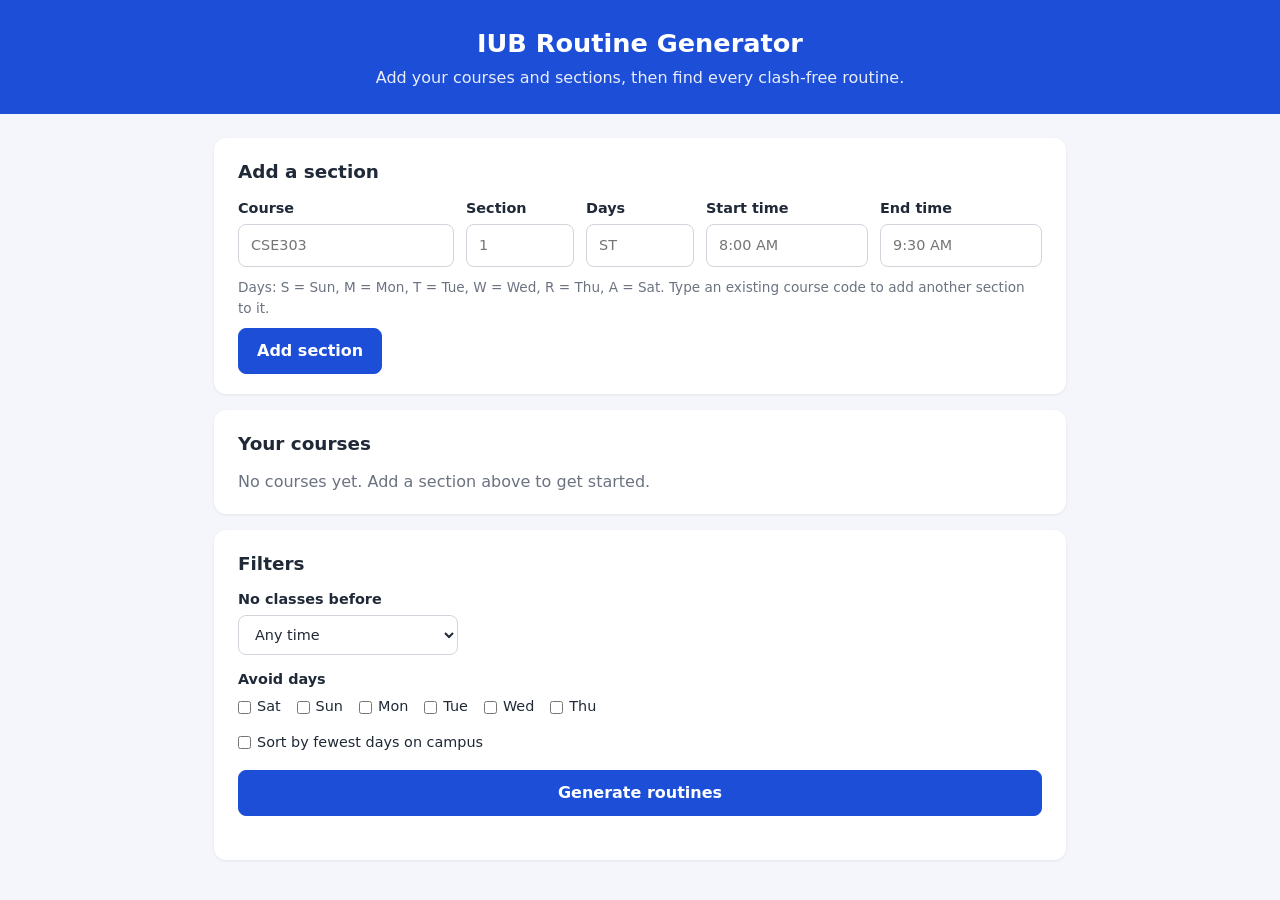
<file: index.html>
<!DOCTYPE html>
<html lang="en">
<head>
  <meta charset="UTF-8">
  <!-- Makes the page fit phone screens instead of showing a zoomed-out desktop view -->
  <meta name="viewport" content="width=device-width, initial-scale=1">
  <title>IUB Routine Generator</title>
  <link rel="stylesheet" href="style.css">
</head>
<body>

  <header class="site-header">
    <h1>IUB Routine Generator</h1>
    <p>Add your courses and sections, then find every clash-free routine.</p>
  </header>

  <main>

    <!-- ===== Part 1: the form for adding one section at a time ===== -->
    <section class="card">
      <h2>Add a section</h2>

      <!-- "novalidate" turns off the browser's own popups; script.js shows friendlier errors -->
      <form id="section-form" novalidate>
        <div class="form-grid">
          <label>
            Course
            <input id="course-input" type="text" placeholder="CSE303" autocomplete="off">
          </label>
          <label>
            Section
            <input id="section-input" type="text" placeholder="1" autocomplete="off">
          </label>
          <label>
            Days
            <input id="days-input" type="text" placeholder="ST" autocomplete="off">
          </label>
          <label>
            Start time
            <input id="start-input" type="text" placeholder="8:00 AM" autocomplete="off">
          </label>
          <label>
            End time
            <input id="end-input" type="text" placeholder="9:30 AM" autocomplete="off">
          </label>
        </div>

        <p class="hint">
          Days: S = Sun, M = Mon, T = Tue, W = Wed, R = Thu, A = Sat.
          Type an existing course code to add another section to it.
        </p>

        <!-- Error messages appear here (empty = hidden) -->
        <p id="form-error" class="error" role="alert"></p>

        <button type="submit" class="btn primary">Add section</button>
      </form>
    </section>

    <!-- ===== Part 2: the list of everything the user has entered ===== -->
    <section class="card">
      <div class="card-head">
        <h2>Your courses</h2>
        <button id="clear-all-btn" type="button" class="btn small danger">Clear all</button>
      </div>
      <!-- script.js fills this in -->
      <div id="course-list"></div>
    </section>

    <!-- ===== Part 3: filters, then generating and showing routines ===== -->
    <section class="card">
      <h2>Filters</h2>

      <!-- script.js listens for any change inside this box -->
      <div id="filters" class="filters">
        <label>
          No classes before
          <!-- Options are filled in by script.js from the start times you've entered -->
          <select id="earliest-select">
            <option value="">Any time</option>
          </select>
        </label>

        <fieldset class="filter-days">
          <legend>Avoid days</legend>
          <div class="day-checks">
            <!-- value = the IUB day letter -->
            <label class="check"><input type="checkbox" name="avoid-day" value="A"> Sat</label>
            <label class="check"><input type="checkbox" name="avoid-day" value="S"> Sun</label>
            <label class="check"><input type="checkbox" name="avoid-day" value="M"> Mon</label>
            <label class="check"><input type="checkbox" name="avoid-day" value="T"> Tue</label>
            <label class="check"><input type="checkbox" name="avoid-day" value="W"> Wed</label>
            <label class="check"><input type="checkbox" name="avoid-day" value="R"> Thu</label>
          </div>
        </fieldset>

        <label class="check">
          <input type="checkbox" id="sort-days-checkbox">
          Sort by fewest days on campus
        </label>
      </div>

      <button id="generate-btn" type="button" class="btn primary wide">Generate routines</button>

      <!-- "12 possible routines found", or an explanation of which courses clash -->
      <div id="result-message" class="result-message"></div>

      <!-- Prev / Next buttons (hidden until there is more than one routine) -->
      <div id="routine-nav" class="routine-nav" hidden>
        <button id="prev-btn" type="button" class="btn small">&#9664; Prev</button>
        <span id="routine-label"></span>
        <button id="next-btn" type="button" class="btn small">Next &#9654;</button>
      </div>

      <!-- The weekly timetable table goes here -->
      <div id="timetable" class="table-wrap"></div>

      <!-- A plain list of the chosen sections, handy for registration -->
      <ul id="routine-summary" class="routine-summary"></ul>
    </section>

  </main>

  <!-- Loaded last, so all the elements above already exist when the script runs -->
  <script src="script.js"></script>
</body>
</html>
</file>
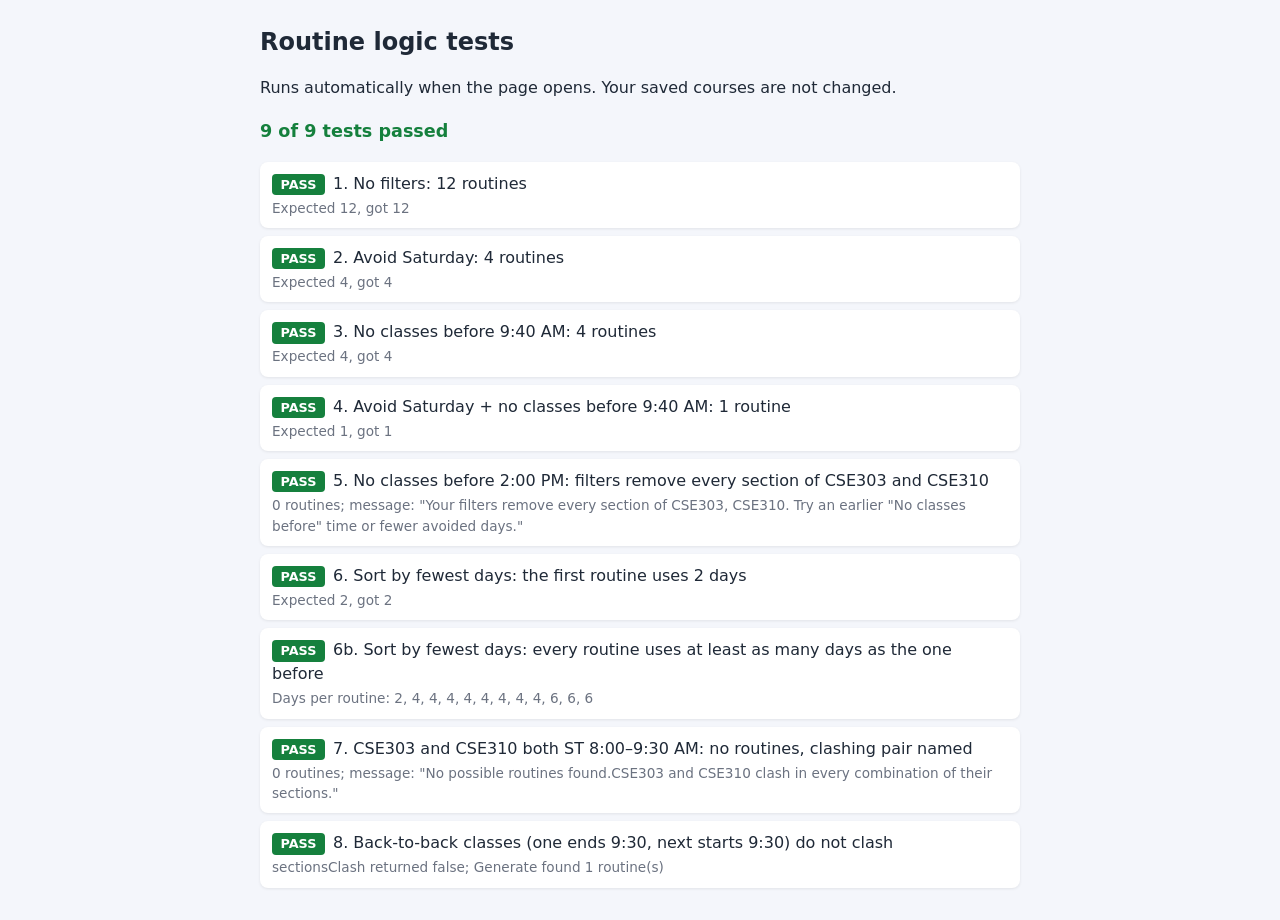
<file: test.html>
<!DOCTYPE html>
<html lang="en">
<head>
  <meta charset="UTF-8">
  <meta name="viewport" content="width=device-width, initial-scale=1">
  <title>IUB Routine Generator Tests</title>
  <style>
    body {
      font-family: system-ui, -apple-system, "Segoe UI", Roboto, Arial, sans-serif;
      background: #f4f6fb;
      color: #1f2937;
      margin: 0;
      padding: 24px 16px;
      line-height: 1.5;
    }
    main { max-width: 760px; margin: 0 auto; }
    h1 { margin: 0 0 4px; font-size: 1.5rem; }
    #summary { font-weight: 700; font-size: 1.1rem; }
    #summary.all-pass { color: #15803d; }
    #summary.some-fail { color: #b91c1c; }
    #test-list { list-style: none; padding: 0; margin: 16px 0 0; }
    #test-list li {
      background: #ffffff;
      border-radius: 8px;
      padding: 10px 12px;
      margin-bottom: 8px;
      box-shadow: 0 1px 3px rgba(0, 0, 0, 0.08);
    }
    .badge {
      display: inline-block;
      min-width: 3.2em;
      text-align: center;
      font-weight: 700;
      font-size: 0.8rem;
      border-radius: 4px;
      padding: 1px 6px;
      margin-right: 8px;
      color: #ffffff;
    }
    .pass .badge { background: #15803d; }
    .fail .badge { background: #b91c1c; }
    .detail { display: block; color: #6b7280; font-size: 0.85rem; margin-top: 2px; }
  </style>
</head>
<body>
  <main>
    <h1>Routine logic tests</h1>
    <p>Runs automatically when the page opens. Your saved courses are not changed.</p>
    <p id="summary">Running…</p>
    <ol id="test-list"></ol>
  </main>

  <!--
    script.js looks up these elements by id as soon as it loads, so they must exist.
    They are hidden copies of the real page's elements. The tests click the hidden
    "Generate" button and read the results back from them.
  -->
  <div hidden>
    <form id="section-form">
      <input id="course-input"><input id="section-input"><input id="days-input">
      <input id="start-input"><input id="end-input">
    </form>
    <p id="form-error"></p>
    <div id="course-list"></div>
    <button id="clear-all-btn"></button>
    <div id="filters">
      <select id="earliest-select"></select>
      <input type="checkbox" id="sort-days-checkbox">
    </div>
    <button id="generate-btn"></button>
    <div id="result-message"></div>
    <div id="routine-nav">
      <button id="prev-btn"></button><span id="routine-label"></span><button id="next-btn"></button>
    </div>
    <div id="timetable"></div>
    <ul id="routine-summary"></ul>
  </div>

  <!-- Load the real app code, unchanged -->
  <script src="script.js"></script>

  <script>
    /* =========================================================
       Tests

       script.js's top-level variables (courses, filters, routines, ...)
       are shared with this script, so each test:
         1. puts test data into "courses" and "filters"
         2. clicks the real (hidden) Generate button
         3. checks "routines" and the result message

       Nothing here calls saveCourses() or saveFilters(), so the data
       saved in your browser by the real app is never touched.
       ========================================================= */

    // Shortcut for writing a section
    function sec(number, days, start, end) {
      return { section: number, days: days, start: start, end: end };
    }

    // The test data. A function, so every test gets a fresh copy.
    function testCourses() {
      return [
        { code: "CSE303", sections: [
          sec("1", "ST", "8:00 AM", "9:30 AM"),
          sec("2", "MW", "11:30 AM", "1:00 PM"),
          sec("3", "RA", "9:40 AM", "11:10 AM")
        ] },
        { code: "CSE310", sections: [
          sec("1", "ST", "9:40 AM", "11:10 AM"),
          sec("2", "MW", "8:00 AM", "9:30 AM")
        ] },
        { code: "CSE420", sections: [
          sec("1", "ST", "11:30 AM", "1:00 PM"),
          sec("2", "RA", "2:00 PM", "3:30 PM")
        ] }
      ];
    }

    // Runs the app's real Generate button with the given courses and filters.
    // Any filter not mentioned is switched off.
    function generate(courseList, filterChoices) {
      courses = courseList;
      filters = Object.assign({ earliest: null, avoidDays: "", sortByDays: false }, filterChoices);
      generateBtn.click();
      return { count: routines.length, message: resultMessage.textContent };
    }

    // Each check returns { pass: true/false, detail: "what we saw" }
    function expectEqual(actual, expected) {
      return { pass: actual === expected, detail: "Expected " + expected + ", got " + actual };
    }

    function expectTrue(condition, detail) {
      return { pass: condition, detail: detail };
    }

    const tests = [
      {
        name: "1. No filters: 12 routines",
        run: function () {
          return expectEqual(generate(testCourses(), {}).count, 12);
        }
      },
      {
        name: "2. Avoid Saturday: 4 routines",
        run: function () {
          return expectEqual(generate(testCourses(), { avoidDays: "A" }).count, 4);
        }
      },
      {
        name: "3. No classes before 9:40 AM: 4 routines",
        run: function () {
          return expectEqual(generate(testCourses(), { earliest: timeToMinutes("9:40 AM") }).count, 4);
        }
      },
      {
        name: "4. Avoid Saturday + no classes before 9:40 AM: 1 routine",
        run: function () {
          const result = generate(testCourses(), { avoidDays: "A", earliest: timeToMinutes("9:40 AM") });
          return expectEqual(result.count, 1);
        }
      },
      {
        name: "5. No classes before 2:00 PM: filters remove every section of CSE303 and CSE310",
        run: function () {
          const result = generate(testCourses(), { earliest: timeToMinutes("2:00 PM") });
          const named = result.message.includes("remove every section of CSE303, CSE310.");
          return expectTrue(result.count === 0 && named,
            result.count + " routines; message: \"" + result.message + "\"");
        }
      },
      {
        name: "6. Sort by fewest days: the first routine uses 2 days",
        run: function () {
          generate(testCourses(), { sortByDays: true });
          return expectEqual(countCampusDays(routines[0]), 2);
        }
      },
      {
        // Extra check for test 6: without sorting, the first routine happens to use
        // 2 days as well, so test 6 alone can't tell whether sorting works.
        // This checks the whole list goes from fewest to most days.
        name: "6b. Sort by fewest days: every routine uses at least as many days as the one before",
        run: function () {
          generate(testCourses(), { sortByDays: true });
          const dayCounts = routines.map(countCampusDays);
          let sorted = true;
          for (let i = 1; i < dayCounts.length; i++) {
            if (dayCounts[i] < dayCounts[i - 1]) sorted = false;
          }
          return expectTrue(sorted, "Days per routine: " + dayCounts.join(", "));
        }
      },
      {
        name: "7. CSE303 and CSE310 both ST 8:00–9:30 AM: no routines, clashing pair named",
        run: function () {
          const result = generate([
            { code: "CSE303", sections: [sec("1", "ST", "8:00 AM", "9:30 AM")] },
            { code: "CSE310", sections: [sec("1", "ST", "8:00 AM", "9:30 AM")] }
          ], {});
          const named = result.message.includes("CSE303 and CSE310 clash");
          return expectTrue(result.count === 0 && named,
            result.count + " routines; message: \"" + result.message + "\"");
        }
      },
      {
        name: "8. Back-to-back classes (one ends 9:30, next starts 9:30) do not clash",
        run: function () {
          const first = sec("1", "ST", "8:00 AM", "9:30 AM");
          const second = sec("1", "ST", "9:30 AM", "11:00 AM");
          const clash = sectionsClash(first, second);
          const result = generate([
            { code: "CSE303", sections: [first] },
            { code: "CSE310", sections: [second] }
          ], {});
          return expectTrue(clash === false && result.count === 1,
            "sectionsClash returned " + clash + "; Generate found " + result.count + " routine(s)");
        }
      }
    ];

    // Run every test and show the results
    const list = document.getElementById("test-list");
    const summary = document.getElementById("summary");
    let passed = 0;

    for (const test of tests) {
      let outcome;
      try {
        outcome = test.run();
      } catch (error) {
        // A crash counts as a failure, with the error shown
        outcome = { pass: false, detail: "Error: " + error.message };
      }
      if (outcome.pass) passed++;

      const item = document.createElement("li");
      item.className = outcome.pass ? "pass" : "fail";

      const badge = document.createElement("span");
      badge.className = "badge";
      badge.textContent = outcome.pass ? "PASS" : "FAIL";

      const name = document.createElement("span");
      name.textContent = test.name;

      const detail = document.createElement("span");
      detail.className = "detail";
      detail.textContent = outcome.detail;

      item.append(badge, name, detail);
      list.appendChild(item);
    }

    summary.textContent = passed + " of " + tests.length + " tests passed";
    summary.className = passed === tests.length ? "all-pass" : "some-fail";
  </script>
</body>
</html>
</file>
<file: style.css>
/* =========================================================
   IUB Routine Generator: style.css
   Written "mobile first": the base styles are for phones,
   and the @media block near the bottom adjusts for wider screens.
   ========================================================= */

/* ---------- Colours and sizes used throughout the page ---------- */
:root {
  --bg: #f4f6fb;
  --card: #ffffff;
  --text: #1f2937;
  --muted: #6b7280;
  --border: #e5e7eb;
  --primary: #1d4ed8;
  --primary-dark: #1e40af;
  --danger: #b91c1c;
  --danger-bg: #fef2f2;
  --radius: 12px;
}

/* Make width/padding maths predictable for every element */
* {
  box-sizing: border-box;
}

/* Make sure the "hidden" attribute always hides things, even elements
   that have their own display setting (like the flex Prev/Next bar) */
[hidden] {
  display: none !important;
}

body {
  margin: 0;
  font-family: system-ui, -apple-system, "Segoe UI", Roboto, Arial, sans-serif;
  background: var(--bg);
  color: var(--text);
  line-height: 1.5;
}

/* ---------- Header ---------- */
.site-header {
  background: var(--primary);
  color: #ffffff;
  padding: 24px 16px;
  text-align: center;
}

.site-header h1 {
  margin: 0;
  font-size: 1.6rem;
}

.site-header p {
  margin: 4px 0 0;
  opacity: 0.9;
}

/* ---------- Main layout: a centred column of cards ---------- */
main {
  max-width: 900px;
  margin: 0 auto;
  padding: 16px;
  display: grid;
  gap: 16px;
}

.card {
  background: var(--card);
  border-radius: var(--radius);
  padding: 16px;
  box-shadow: 0 1px 3px rgba(0, 0, 0, 0.08);
}

.card h2 {
  margin: 0 0 12px;
  font-size: 1.15rem;
}

/* Heading on the left, "Clear all" button on the right */
.card-head {
  display: flex;
  justify-content: space-between;
  align-items: center;
  gap: 8px;
  margin-bottom: 12px;
}

.card-head h2 {
  margin: 0;
}

/* ---------- Form ---------- */

/* Phones: two inputs per row */
.form-grid {
  display: grid;
  grid-template-columns: 1fr 1fr;
  gap: 12px;
}

/* Phones: the course code gets a full row to itself */
.form-grid label:first-child {
  grid-column: 1 / -1;
}

label {
  display: flex;
  flex-direction: column;
  gap: 4px;
  font-size: 0.9rem;
  font-weight: 600;
}

input,
select {
  width: 100%;
  font: inherit;
  font-weight: 400;
  padding: 10px 12px;
  border: 1px solid #d1d5db;
  border-radius: 8px;
  background: #ffffff;
  color: var(--text);
}

input:focus,
select:focus {
  outline: 2px solid var(--primary);
  outline-offset: 1px;
}

.hint {
  color: var(--muted);
  font-size: 0.85rem;
  margin: 10px 0;
}

.error {
  color: var(--danger);
  font-size: 0.9rem;
  margin: 0 0 10px;
}

/* Hide the error line completely when it has no text */
.error:empty {
  display: none;
}

/* ---------- Filters ---------- */
.filters {
  display: grid;
  gap: 14px;
  margin-bottom: 16px;
}

.filters select {
  max-width: 220px;
}

/* A fieldset groups the day checkboxes; remove its default box */
.filter-days {
  border: none;
  margin: 0;
  padding: 0;
}

.filter-days legend {
  font-size: 0.9rem;
  font-weight: 600;
  padding: 0;
  margin-bottom: 6px;
}

/* The six day checkboxes sit in a row and wrap onto a new line on narrow phones */
.day-checks {
  display: flex;
  flex-wrap: wrap;
  gap: 8px 16px;
}

/* A checkbox with its text beside it (normal labels stack text above the input) */
label.check {
  flex-direction: row;
  align-items: center;
  gap: 6px;
  font-weight: 400;
  cursor: pointer;
}

label.check input {
  width: auto;
  margin: 0;
}

/* ---------- Buttons ---------- */
.btn {
  font: inherit;
  font-weight: 600;
  padding: 10px 18px;
  border-radius: 8px;
  border: 1px solid var(--border);
  background: #ffffff;
  color: var(--text);
  cursor: pointer;
}

.btn:hover {
  background: #f3f4f6;
}

.btn:disabled {
  opacity: 0.4;
  cursor: default;
}

.btn.primary {
  background: var(--primary);
  border-color: var(--primary);
  color: #ffffff;
}

.btn.primary:hover {
  background: var(--primary-dark);
}

.btn.danger {
  color: var(--danger);
}

.btn.small {
  padding: 6px 12px;
  font-size: 0.85rem;
}

.btn.wide {
  width: 100%;
}

/* The small ✕ delete button next to each section */
.btn-icon {
  border: none;
  background: none;
  color: var(--muted);
  font-size: 1rem;
  cursor: pointer;
  padding: 4px 8px;
  border-radius: 6px;
}

.btn-icon:hover {
  color: var(--danger);
  background: var(--danger-bg);
}

/* ---------- Course list ---------- */
.empty {
  color: var(--muted);
  margin: 0;
}

/* One box per course; script.js sets the coloured left border */
.course {
  border: 1px solid var(--border);
  border-left-width: 6px;
  border-radius: 8px;
  padding: 10px 12px;
  margin-bottom: 10px;
}

.course h3 {
  margin: 0 0 4px;
  font-size: 1rem;
}

.section-list {
  list-style: none;
  margin: 0;
  padding: 0;
}

.section-list li {
  display: flex;
  justify-content: space-between;
  align-items: center;
  gap: 8px;
  font-size: 0.9rem;
  padding: 2px 0;
}

/* ---------- Results ---------- */
.result-message {
  margin-top: 16px;
}

.result-message:empty {
  display: none;
}

.result-message.success {
  font-size: 1.1rem;
  font-weight: 700;
}

.result-message.problem {
  background: var(--danger-bg);
  color: var(--danger);
  padding: 12px;
  border-radius: 8px;
}

.result-message p {
  margin: 0;
}

.result-message ul {
  margin: 8px 0 0;
  padding-left: 20px;
}

.routine-nav {
  display: flex;
  justify-content: space-between;
  align-items: center;
  margin-top: 12px;
  font-weight: 600;
}

/* ---------- Timetable ---------- */

/* On narrow phones the table scrolls sideways inside this box,
   so the page itself never scrolls sideways */
.table-wrap {
  overflow-x: auto;
  margin-top: 12px;
}

.timetable {
  border-collapse: collapse;
  width: 100%;
  min-width: 560px; /* time column + six day columns */
}

.timetable th,
.timetable td {
  border: 1px solid var(--border);
  padding: 6px;
  text-align: center;
  vertical-align: middle;
  font-size: 0.85rem;
}

.timetable th {
  background: #f9fafb;
}

.timetable .time-cell {
  white-space: nowrap;
  font-weight: 600;
  color: var(--muted);
}

/* A single class inside the timetable; colours are set by script.js */
.class-block {
  border-left: 4px solid;
  border-radius: 6px;
  padding: 6px 4px;
}

.class-block strong {
  display: block;
}

.routine-summary {
  margin: 12px 0 0;
  padding-left: 20px;
  font-size: 0.9rem;
}

/* ---------- Wider screens (tablets and laptops) ---------- */
@media (min-width: 700px) {
  /* All five inputs on one row */
  .form-grid {
    grid-template-columns: 2fr 1fr 1fr 1.5fr 1.5fr;
  }

  .form-grid label:first-child {
    grid-column: auto;
  }

  main {
    padding: 24px;
  }

  .card {
    padding: 20px 24px;
  }
}
</file>
